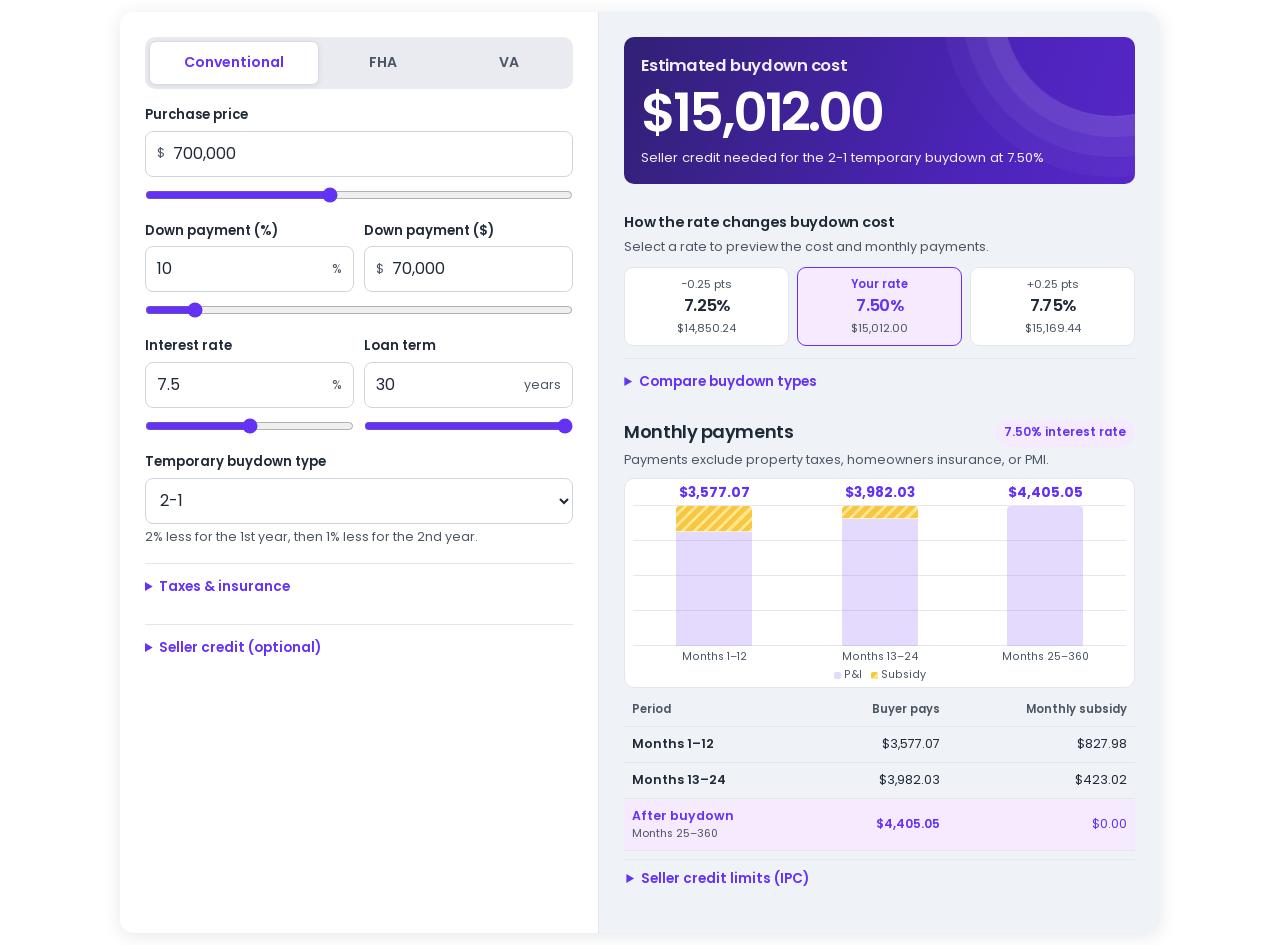
<file: index.html>
<!doctype html>
<html lang="en">
<head>
  <meta charset="utf-8">
  <meta name="viewport" content="width=device-width, initial-scale=1">
  <meta name="description" content="Estimate the upfront cost and monthly payments for a temporary mortgage buydown.">
  <title>Temporary Buydown Calculator | TruPath Home Loans</title>
  <link rel="stylesheet" href="https://fonts.googleapis.com/css?family=Poppins:400,500,600&amp;display=swap">
  <link rel="stylesheet" href="assets/buydown.css?v=11">
  <script type="module" src="assets/buydown-page.js?v=18"></script>
</head>
<body>
  <main class="calculator" aria-label="Temporary buydown calculator">
    <div class="workspace">
      <div class="results">
        <section class="panel funding" aria-labelledby="cost-title">
          <div class="funding-hero">
            <h2 id="cost-title">Estimated buydown cost</h2>
            <p class="cost" id="cost" aria-live="polite">—</p>
            <p class="cost-note" id="cost-note" role="status">Enter an interest rate to see your estimate.</p>
            <p class="credit-balance" id="credit-balance" role="status" hidden><span id="credit-balance-label"></span><strong id="credit-balance-amount"></strong></p>
            <p class="ipc-warning" id="ipc-warning" role="status" hidden></p>
            <p class="ipc-warning" id="seller-credit-warning" role="status" hidden></p>
          </div>
          <div class="comparison">
            <h3 id="comparison-title">How the rate changes buydown cost</h3>
            <p class="help">Select a rate to preview the cost and monthly payments.</p>
            <div class="scenarios" role="group" aria-labelledby="comparison-title">
              <button type="button" data-scenario="0" aria-pressed="false" disabled><span>−0.25 pts</span><strong>—</strong><small>—</small></button>
              <button type="button" data-scenario="1" aria-pressed="true" disabled><span>Your rate</span><strong>—</strong><small>—</small></button>
              <button type="button" data-scenario="2" aria-pressed="false" disabled><span>+0.25 pts</span><strong>—</strong><small>—</small></button>
            </div>
          </div>
          <details id="type-comparison" hidden>
            <summary>Compare buydown types</summary>
            <table aria-label="Estimated funding by buydown type">
              <caption id="type-rate"></caption>
              <thead><tr><th scope="col">Buydown type</th><th scope="col">Seller credit needed</th></tr></thead>
              <tbody id="type-costs"></tbody>
            </table>
          </details>
        </section>

        <section class="panel payments" aria-labelledby="payment-title">
          <header class="panel-heading"><h2 id="payment-title">Monthly payments</h2><span id="payment-rate" class="rate-label" hidden></span></header>
          <p class="help" id="payment-note" hidden></p>
          <p id="empty-payment" class="empty-payment">Your payment schedule will appear here.</p>
          <div id="payment-results" hidden>
            <figure class="payment-chart" aria-label="Monthly payment breakdown by period">
              <div class="payment-plot" id="payment-plot">
                <div class="payment-columns" id="payment-columns"></div>
                <div class="payment-breakdown" id="payment-breakdown" hidden>
                  <h3 id="breakdown-period"></h3>
                  <dl id="breakdown-lines"></dl>
                </div>
              </div>
              <figcaption class="payment-key" id="payment-key"></figcaption>
            </figure>
            <template id="payment-column-template">
              <div class="payment-column">
                <strong class="payment-amount"></strong>
                <div class="payment-stack"></div>
                <span class="payment-period"></span>
              </div>
            </template>
            <table aria-label="Monthly payment schedule">
              <thead><tr><th scope="col">Period</th><th scope="col">Buyer pays</th><th scope="col">Monthly subsidy</th></tr></thead>
              <tbody id="payments"></tbody>
            </table>
            <details class="ipc" id="ipc">
              <summary>Seller credit limits (IPC)</summary>
              <div id="ipc-property" class="ipc-property">
                <label for="ipc-occupancy">Property use</label>
                <select id="ipc-occupancy">
                  <option value="primary">Primary residence</option>
                  <option value="second">Second home</option>
                  <option value="investment">Investment property</option>
                </select>
              </div>
              <p class="ipc-limit" aria-live="polite"><span id="ipc-tier"></span><strong id="ipc-limit"></strong></p>
            </details>
          </div>
        </section>
      </div>
      <form class="inputs" id="inputs" novalidate>
        <fieldset aria-label="Loan program">
          <div class="segmented">
            <label><input type="radio" name="program" value="conventional" checked><span>Conventional</span></label>
            <label><input type="radio" name="program" value="fha"><span>FHA</span></label>
            <label><input type="radio" name="program" value="va"><span>VA</span></label>
          </div>
        </fieldset>

        <div>
          <label for="price">Purchase price</label>
          <div class="field"><span aria-hidden="true">$</span><input id="price" inputmode="decimal" data-money value="700,000"></div>
          <input id="price-range" type="range" min="100000" max="1500000" step="5000" value="700000" aria-label="Adjust purchase price">
        </div>

        <div>
          <div class="pair">
            <div><label for="down-percent">Down payment (%)</label><div class="field"><input id="down-percent" inputmode="decimal" value="10"><span aria-hidden="true">%</span></div></div>
            <div><label for="down">Down payment ($)</label><div class="field"><span aria-hidden="true">$</span><input id="down" inputmode="decimal" data-money value="70,000"></div></div>
          </div>
          <input id="down-range" type="range" min="0" max="99" step="0.5" value="10" aria-label="Adjust down payment percentage">
        </div>

        <div id="va-settings" hidden>
          <label for="va-use">VA Funding Fee</label>
          <select id="va-use">
            <option value="first">First-time use</option>
            <option value="subsequent">Subsequent use</option>
            <option value="exempt">Disability / exempt</option>
          </select>
        </div>

        <dl class="financing" id="financing" hidden>
          <div><dt id="fee-label"></dt><dd id="fee-amount">—</dd></div>
          <div><dt>Total loan amount</dt><dd id="financed-total">—</dd></div>
        </dl>

        <div class="pair">
          <div>
            <label for="rate">Interest rate</label>
            <div class="field"><input id="rate" inputmode="decimal" value="7.5" required><span aria-hidden="true">%</span></div>
            <input id="rate-range" type="range" min="0" max="15" step="0.125" value="7.5" aria-label="Adjust interest rate">
          </div>
          <div>
            <label for="term">Loan term</label>
            <div class="field"><input id="term" inputmode="numeric" value="30" required><span>years</span></div>
            <input id="term-range" type="range" min="8" max="30" step="1" value="30" aria-label="Adjust loan term in years">
          </div>
        </div>
        <div class="schedule">
          <label for="schedule">Temporary buydown type</label>
          <select id="schedule" aria-describedby="schedule-help"></select>
          <p class="help" id="schedule-help"></p>
        </div>

        <details id="escrow">
          <summary>Taxes &amp; insurance</summary>
          <div class="escrow-fields">
            <label class="check"><input id="include-escrow" type="checkbox"> Include taxes &amp; homeowners insurance</label>
            <div class="pair">
              <div><label for="taxes">Annual property taxes</label><div class="field"><span aria-hidden="true">$</span><input id="taxes" data-money inputmode="decimal"></div></div>
              <div><label for="insurance">Annual homeowners insurance</label><div class="field"><span aria-hidden="true">$</span><input id="insurance" data-money inputmode="decimal"></div></div>
            </div>
            <p id="housing-cost-status" class="help" role="status" hidden></p>
            <div id="mi-settings" hidden>
              <label class="check"><input id="include-mi" type="checkbox"> <span id="include-mi-label"></span></label>
              <div class="mi-rate">
                <label for="mi-rate" id="mi-rate-label">Annual PMI rate</label>
                <output id="mi-rate-value" for="mi-rate"></output>
              </div>
              <input id="mi-rate" type="range" min="0" max="1.5" step="0.01" value="0.38">
              <p class="help" id="mi-estimate"></p>
            </div>
          </div>
        </details>
        <details>
          <summary>Seller credit (optional)</summary>
          <div>
            <label for="seller-credit">Seller concessions</label>
            <div class="field"><span aria-hidden="true">$</span><input id="seller-credit" inputmode="decimal" data-money aria-describedby="seller-credit-help seller-credit-share"></div>
            <p class="help" id="seller-credit-help">Enter a credit to check the seller credit limit and see what’s left after the selected buydown.</p>
            <p class="help credit-share" id="seller-credit-share" aria-live="polite" hidden></p>
          </div>
        </details>
      </form>
    </div>

  </main>
</body>
</html>
</file>
<file: assets/buydown.css>
:root, :host {
  --ink: #1f2937;
  --muted: #4b5563;
  --purple: #6431f6;
  --secondary: #7345f7;
  --line: #e3e6ed;
  --wash: #f6ebfe;
  --results: #eff3f7;
  --gutter: 17px;
  font: 16px/1.5 Poppins, Arial, sans-serif;
  color: var(--ink);
}

* { box-sizing: border-box; }
:host { display: block; }
[hidden] { display: none !important; }
body, h2, h3, p { margin: 0; }
/* Once the host handles sizing, keep touch scrolling on the host page. */
html.embedded-autosize, .embedded-autosize body { overflow: hidden; }
button, input, select { font: inherit; color: inherit; }
button, summary, select { cursor: pointer; }
:focus-visible { outline: 3px solid var(--secondary); outline-offset: 3px; }

.calculator {
  max-width: 1040px;
  margin: 12px auto;
  width: calc(100% - 24px);
  background: white;
  border-radius: 14px;
  box-shadow: 0 3px 18px #1f29371c;
}

.workspace, .results { display: grid; min-width: 0; }
.results { padding: var(--gutter); background: var(--results); border-radius: 14px 14px 0 0; }
.panel { min-width: 0; }
.panel + .panel { margin-top: 21px; }
.panel-heading { display: flex; align-items: center; justify-content: space-between; flex-wrap: wrap; gap: 6px 12px; }
h2 { font-size: 1.12rem; font-weight: 600; letter-spacing: -.025em; }
h3 { font-size: .90rem; font-weight: 600; letter-spacing: -.018em; }
.inputs { display: grid; gap: 16px; align-content: start; padding: var(--gutter); min-width: 0; }
label, legend { display: block; font-size: .82rem; font-weight: 600; }
label:not(.check), legend { margin-bottom: 6px; }
fieldset { border: 0; margin: 0; padding: 0; min-width: 0; }
.segmented {
  display: grid;
  grid-template-columns: 1.4fr 1fr 1fr;
  gap: 4px;
  padding: 4px;
  border-radius: 10px;
  background: #e9ebf1;
}
.segmented label:not(.check) { position: relative; margin: 0; cursor: pointer; }
.segmented input { position: absolute; inset: 0; opacity: 0; cursor: pointer; width: 100%; margin: 0; }
.segmented span {
  display: grid;
  place-items: center;
  height: 100%;
  min-height: 44px;
  padding: 4px;
  text-align: center;
  border: 1px solid transparent;
  border-radius: 7px;
  line-height: 1.22;
  font-size: .88rem;
  color: var(--muted);
}
.segmented input:checked + span { background: white; border-color: #d8dbe7; color: var(--purple); box-shadow: 0 1px 5px #1f293714; }
.segmented input:focus-visible + span { outline: 3px solid var(--secondary); outline-offset: 1px; }

.field, select {
  min-height: 46px;
  width: 100%;
  border: 1px solid #cfd5df;
  border-radius: 8px;
  background: white;
}
.field { display: flex; align-items: center; padding: 0 11px; gap: 8px; }
.field input { width: 100%; min-width: 0; padding: 10px 0; border: 0; background: transparent; outline: 0; font-variant-numeric: tabular-nums; }
.field input::placeholder { color: #6b7280; }
.field:focus-within { outline: 2px solid var(--secondary); outline-offset: 1px; }
.field > span, .help { color: var(--muted); font-size: .79rem; }
.help { margin-top: 4px; }
select { padding: 8px 10px; }
.pair { display: grid; align-items: end; grid-template-columns: repeat(2, minmax(0, 1fr)); gap: 10px; }
input[type="range"] {
  display: block;
  width: 100%;
  height: 28px;
  margin: 4px 0 -4px;
  accent-color: var(--purple);
  cursor: pointer;
}
input[type="range"]:disabled { accent-color: #9ca3af; cursor: default; }
.financing { margin: 0; padding: 9px 11px; border-radius: 8px; background: var(--wash); font-size: .8rem; }
.financing > div, .mi-rate { display: flex; justify-content: space-between; align-items: baseline; gap: 4px 9px; flex-wrap: wrap; }
.financing > div + div { margin-top: 5px; font-weight: 600; }
.financing dd { margin: 0; font-variant-numeric: tabular-nums; }
.mi-rate output { font-size: .82rem; font-weight: 600; }
details { border-top: 1px solid var(--line); }
summary { padding: 13px 0 0; min-height: 44px; color: var(--purple); font-size: .85rem; font-weight: 600; }
.escrow-fields { display: grid; gap: 12px; padding: 4px 0; }
.check { display: flex; align-items: center; gap: 8px; min-height: 44px; cursor: pointer; }
.check input { accent-color: var(--purple); width: 18px; height: 18px; margin: 0; }

.funding-hero {
  position: relative;
  isolation: isolate;
  overflow: hidden;
  padding: 17px;
  border-radius: 10px;
  background: linear-gradient(110deg, #322075, #4d24bc 72%, #5627c7);
  color: white;
}
.funding-hero::after {
  content: "";
  position: absolute;
  z-index: -1;
  top: -142px;
  right: -89px;
  width: 220px;
  height: 220px;
  border: 1px solid #ffffff26;
  border-radius: 50%;
  box-shadow: 0 0 0 20px #ffffff0f, 0 0 0 40px #ffffff0c, 0 0 0 60px #ffffff08;
}
.funding h2 { color: #f4edff; font-size: 1.04rem; }
.cost {
  margin: 3px 0 4px;
  color: white;
  font-size: clamp(2.25rem, 8vw, 3.35rem);
  letter-spacing: -.055em;
  line-height: 1.15;
  font-weight: 600;
  font-variant-numeric: tabular-nums;
  overflow-wrap: anywhere;
}
.cost-note { color: #f4edff; font-size: .82rem; }
.credit-share { color: var(--purple); font-weight: 600; }
.credit-balance {
  display: flex;
  flex-wrap: wrap;
  justify-content: space-between;
  gap: 2px 10px;
  margin-top: 10px;
  padding-top: 8px;
  border-top: 1px solid #ffffff40;
  color: #f4edff;
  font-size: .82rem;
}
.credit-balance strong { color: #fff; font-variant-numeric: tabular-nums; }
.comparison { margin-top: 15px; padding-top: 13px; }
.scenarios { display: grid; grid-template-columns: repeat(3, minmax(0, 1fr)); gap: 6px; margin-top: 10px; }
.scenarios button {
  position: relative;
  display: grid;
  gap: 3px;
  align-content: start;
  min-height: 79px;
  padding: 8px 3px;
  border: 1px solid var(--line);
  border-radius: 9px;
  background: white;
  text-align: center;
  overflow-wrap: anywhere;
}
.scenarios span, .scenarios small { color: var(--muted); font-size: .71rem; }
.scenarios strong { font-size: 1.04rem; line-height: 1.25; font-weight: 600; letter-spacing: -.035em; }
.scenarios button[aria-pressed="true"] { border-color: var(--purple); background: var(--wash); color: var(--purple); }
.scenarios button[aria-pressed="true"] span { color: var(--purple); font-weight: 600; }
.scenarios button:hover:not(:disabled) { border-color: var(--purple); background: var(--wash); }
.scenarios button:disabled { cursor: default; }

#type-comparison { margin-top: 12px; }
#type-comparison summary { min-height: 39px; }
#type-comparison caption { text-align: left; color: var(--muted); padding-bottom: 5px; font-size: .76rem; }
.selected-type { background: var(--wash); color: #452394; }

.rate-label { font-size: .74rem; font-weight: 600; color: var(--purple); background: var(--wash); border-radius: 20px; padding: 5px 9px; }
.empty-payment {
  margin-top: 14px;
  padding: 22px 12px;
  text-align: center;
  background: #f8fafc;
  border: 1px dashed #cdd5e1;
  border-radius: 10px;
  color: var(--muted);
  font-size: .83rem;
}
.payment-chart {
  --stack-height: 124px;
  margin: 8px 0 5px;
  padding: 4px 8px;
  background: #fff;
  border: 1px solid var(--line);
  border-radius: 10px;
  font-variant-numeric: tabular-nums;
}
.payment-key {
  display: flex;
  justify-content: center;
  gap: clamp(4px, 1.7vw, 9px);
  margin-top: 1px;
  white-space: nowrap;
  color: var(--muted);
  font-size: .67rem;
}
.payment-key abbr { display: inline-flex; align-items: center; gap: 3px; text-decoration: none; }
.payment-key abbr::before, .breakdown-component dt::before {
  content: "";
  display: inline-block;
  width: 7px;
  height: 7px;
  border-radius: 2px;
  background: var(--component-fill);
}
.payment-principal { --component-fill: #7345f733; --component-active: #9874fa; }
.payment-mi { --component-fill: #29b68b; --component-active: #11936d; }
.payment-taxes { --component-fill: #43a4e0; --component-active: #237fbb; }
.payment-insurance { --component-fill: #f08da9; --component-active: #dc5b86; }
.payment-subsidy {
  --component-fill: repeating-linear-gradient(135deg, #f7c744 0 5px, #ffe58c 5px 8px);
  --component-active: #edac12;
}

.payment-plot { position: relative; }
.payment-columns {
  position: relative;
  display: grid;
  grid-auto-flow: column;
  grid-auto-columns: minmax(0, 1fr);
  gap: 4px;
  align-items: start;
}
.payment-columns::before {
  content: "";
  position: absolute;
  inset: 1.4rem 0 auto;
  height: var(--stack-height);
  background: repeating-linear-gradient(to bottom, #e9e6f1 0 1px, transparent 1px 25%);
  border-bottom: 1px solid #e9e6f1;
  pointer-events: none;
}
.payment-column {
  display: grid;
  justify-items: center;
  gap: 1px;
  min-width: 0;
  padding: 0 1px 1px;
  border: 0;
  text-align: center;
}
.payment-stack {
  display: flex;
  flex-direction: column-reverse;
  width: min(78%, 76px);
  height: var(--stack-height);
  margin-bottom: 2px;
}
.payment-slice {
  position: relative;
  width: 100%;
  flex-basis: 0;
  min-height: 0;
  padding: 0;
  border: 0;
  background: var(--component-fill);
  transition: transform .15s ease, box-shadow .15s ease;
}
.payment-slice:last-child { border-radius: 4px 4px 0 0; }
.payment-slice + .payment-slice { box-shadow: inset 0 -1px #ffffffb3; }
.payment-slice[aria-expanded="true"] {
  z-index: 1;
  transform: scaleX(1.09);
  background: var(--component-active);
  box-shadow: 0 1px 5px #1f293749;
}
.payment-slice:focus-visible { outline-offset: 1px; }
@media (prefers-reduced-motion: reduce) {
  .payment-slice { transition: none; }
}
.payment-period {
  color: var(--muted);
  font-size: .67rem;
  overflow-wrap: anywhere;
}
.payment-amount {
  min-height: 1.4rem;
  color: var(--purple);
  font-size: clamp(.67rem, 2.6vw, .85rem);
  overflow-wrap: anywhere;
}
.payment-breakdown {
  position: absolute;
  z-index: 2;
  bottom: 100%;
  width: min(100%, 208px);
  padding: 6px 8px;
  border: 1px solid var(--line);
  border-radius: 7px;
  background: #fff;
  box-shadow: 0 4px 12px #1f293725;
  font-size: .71rem;
}
.payment-breakdown h3 { padding-inline: 4px; font-size: .73rem; }
.payment-breakdown.breakdown-below { top: 100%; bottom: auto; }
.payment-breakdown dl { margin: 2px 0 0; }
.payment-breakdown dl > div { display: flex; justify-content: space-between; gap: 6px; padding: 1px 4px; }
.payment-breakdown dd { margin: 0; }
.breakdown-component dt::before { margin-right: 4px; }
.breakdown-selected { border-radius: 3px; background: var(--wash); font-weight: 600; }
.payment-breakdown .breakdown-total { margin-top: 2px; border-top: 1px solid var(--line); font-weight: 600; }

.ipc { margin: 8px 0; padding: 0 2px; }
.ipc summary { min-height: 40px; padding-top: 9px; }
.ipc-property { display: flex; align-items: center; flex-wrap: wrap; gap: 4px 7px; margin-bottom: 6px; }
.ipc-property label { margin: 0; font-size: .72rem; }
.ipc-property select { width: auto; min-height: 30px; padding: 3px 5px; font-size: .74rem; }
.ipc-limit { display: flex; flex-wrap: wrap; align-items: baseline; gap: 2px 8px; padding-bottom: 6px; font-size: .76rem; }
.ipc-limit strong { color: var(--purple); font-weight: 600; }
.ipc-warning {
  width: fit-content;
  margin-top: 8px;
  padding: 5px 8px;
  border-radius: 5px;
  background: #fff2c9;
  color: #563500;
  font-size: .74rem;
  font-weight: 600;
}

table { width: 100%; border-collapse: collapse; text-align: right; font-variant-numeric: tabular-nums; font-size: .78rem; }
th, td { padding: 8px 5px; border-bottom: 1px solid var(--line); overflow-wrap: anywhere; }
th:first-child { text-align: left; }
th { font-weight: 600; }
thead { color: var(--muted); }
thead th { font-size: .72rem; }
#payments tr:last-child { background: var(--wash); color: var(--purple); }
#payments tr:last-child td:nth-child(2) { font-weight: 600; }
tbody small { display: block; font-size: .68rem; color: var(--muted); font-weight: 400; }
@media (min-width: 730px) {
  :root { --gutter: 25px; }
  .workspace { grid-template-columns: minmax(0, .46fr) minmax(0, .54fr); }
  .results { grid-area: 1 / 2; border-left: 1px solid var(--line); border-radius: 0 14px 14px 0; align-content: start; }
  .inputs { grid-area: 1 / 1; gap: 16px; }
  .scenarios { gap: 8px; }
  .scenarios button { padding: 8px 5px; }
  .payment-chart { --stack-height: 140px; }
  th, td { padding-inline: 8px; }
}
</file>
